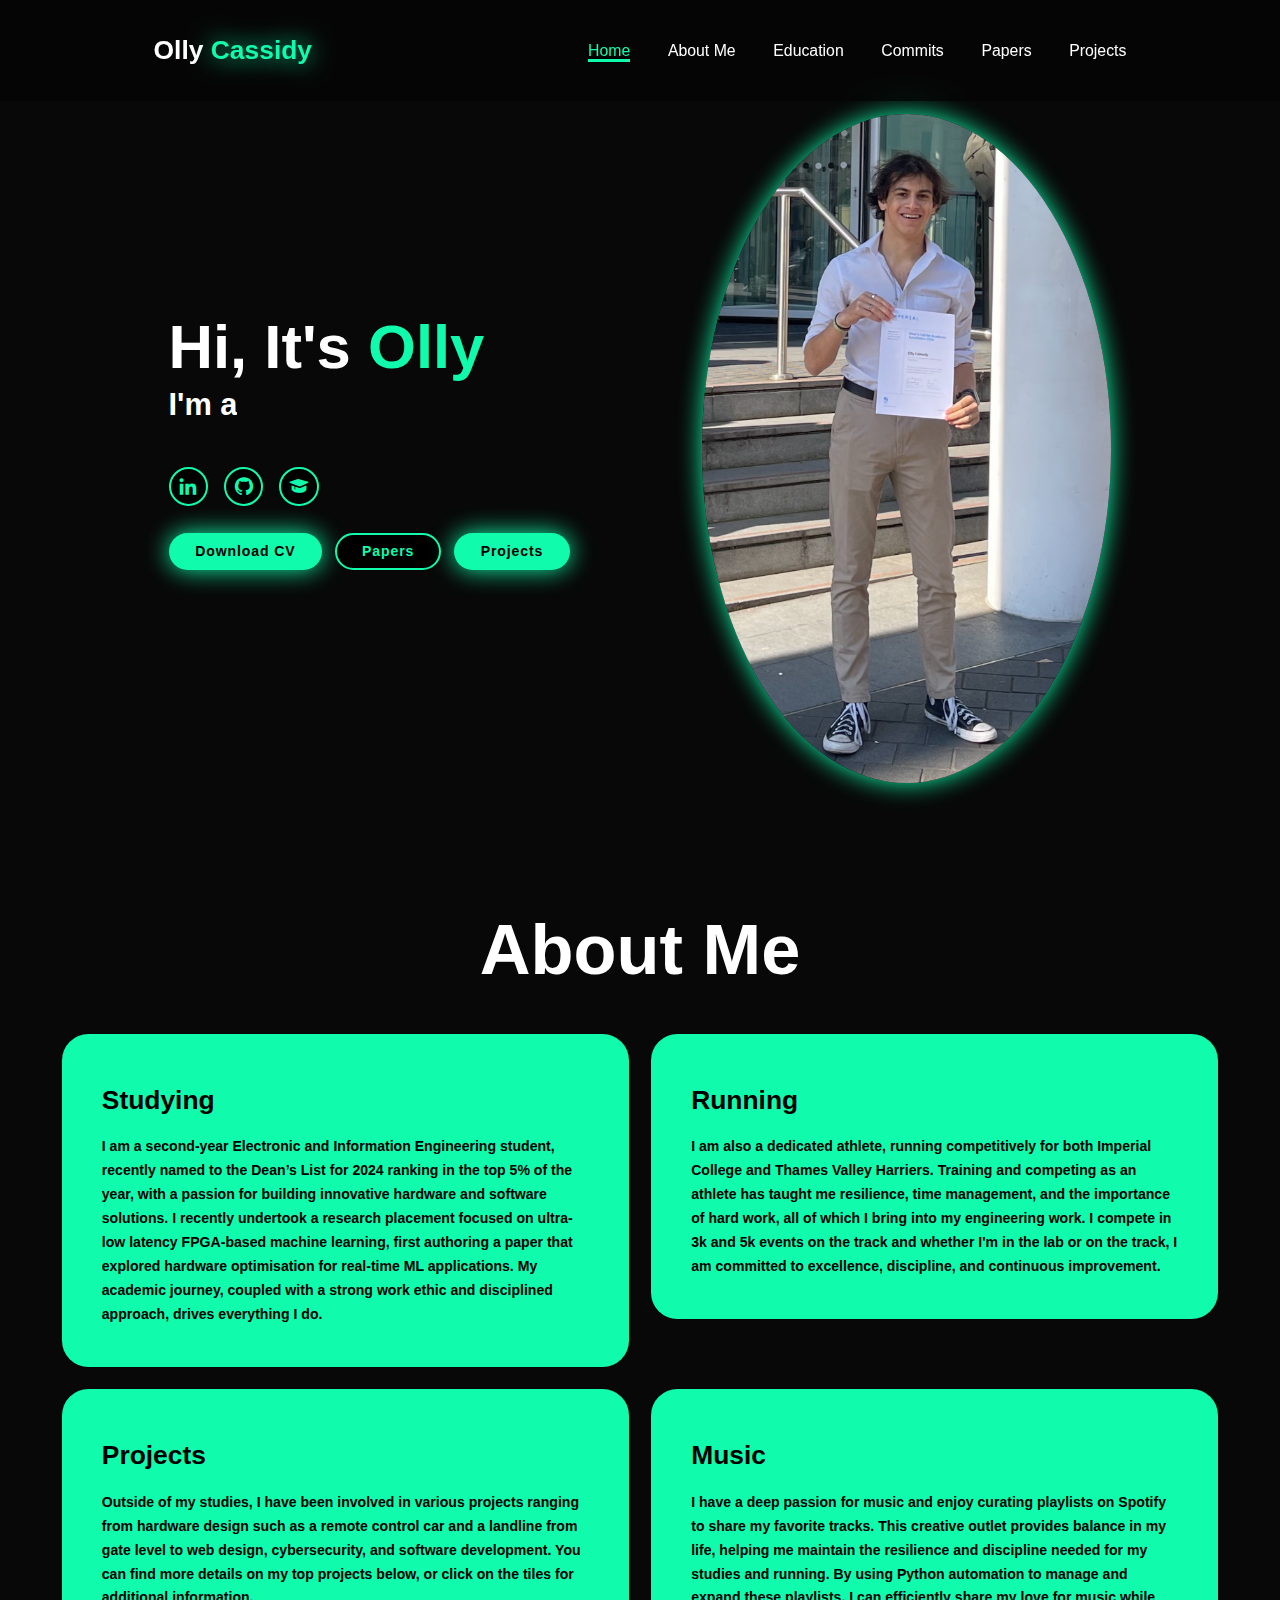
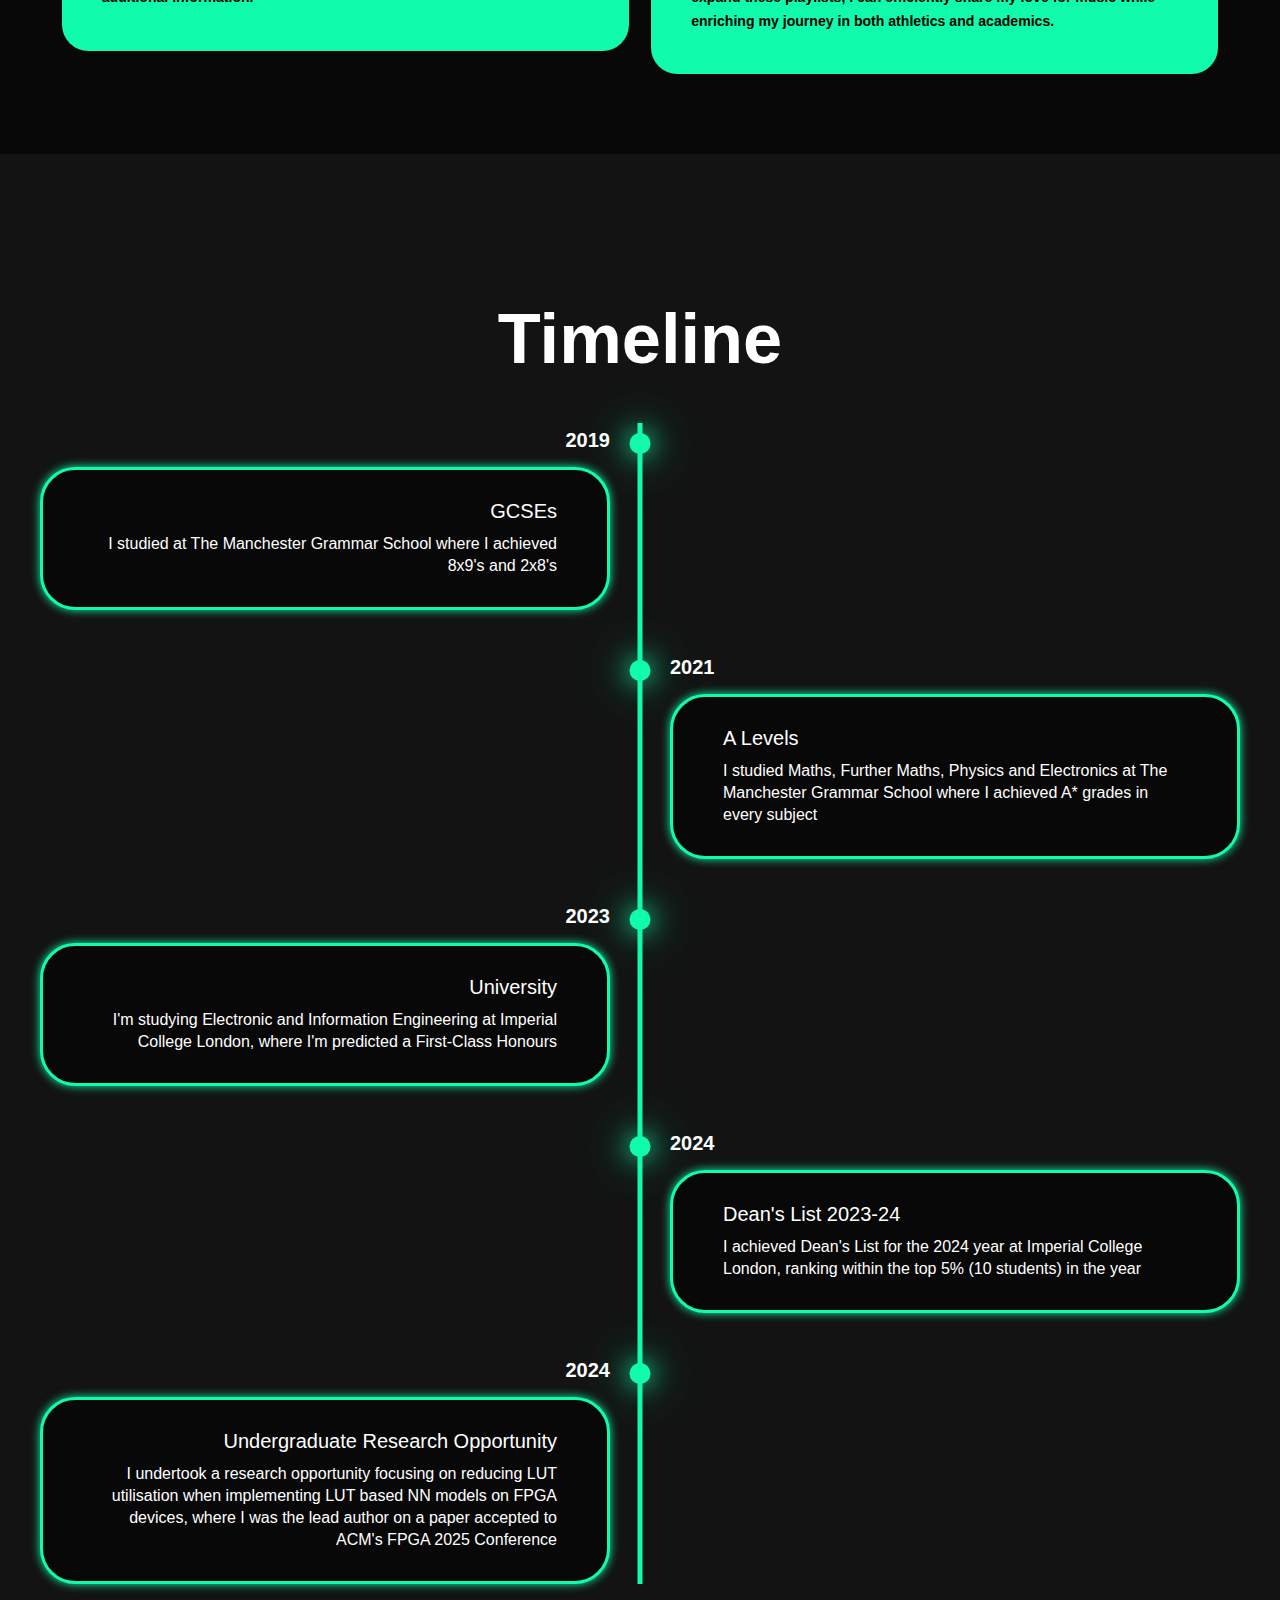
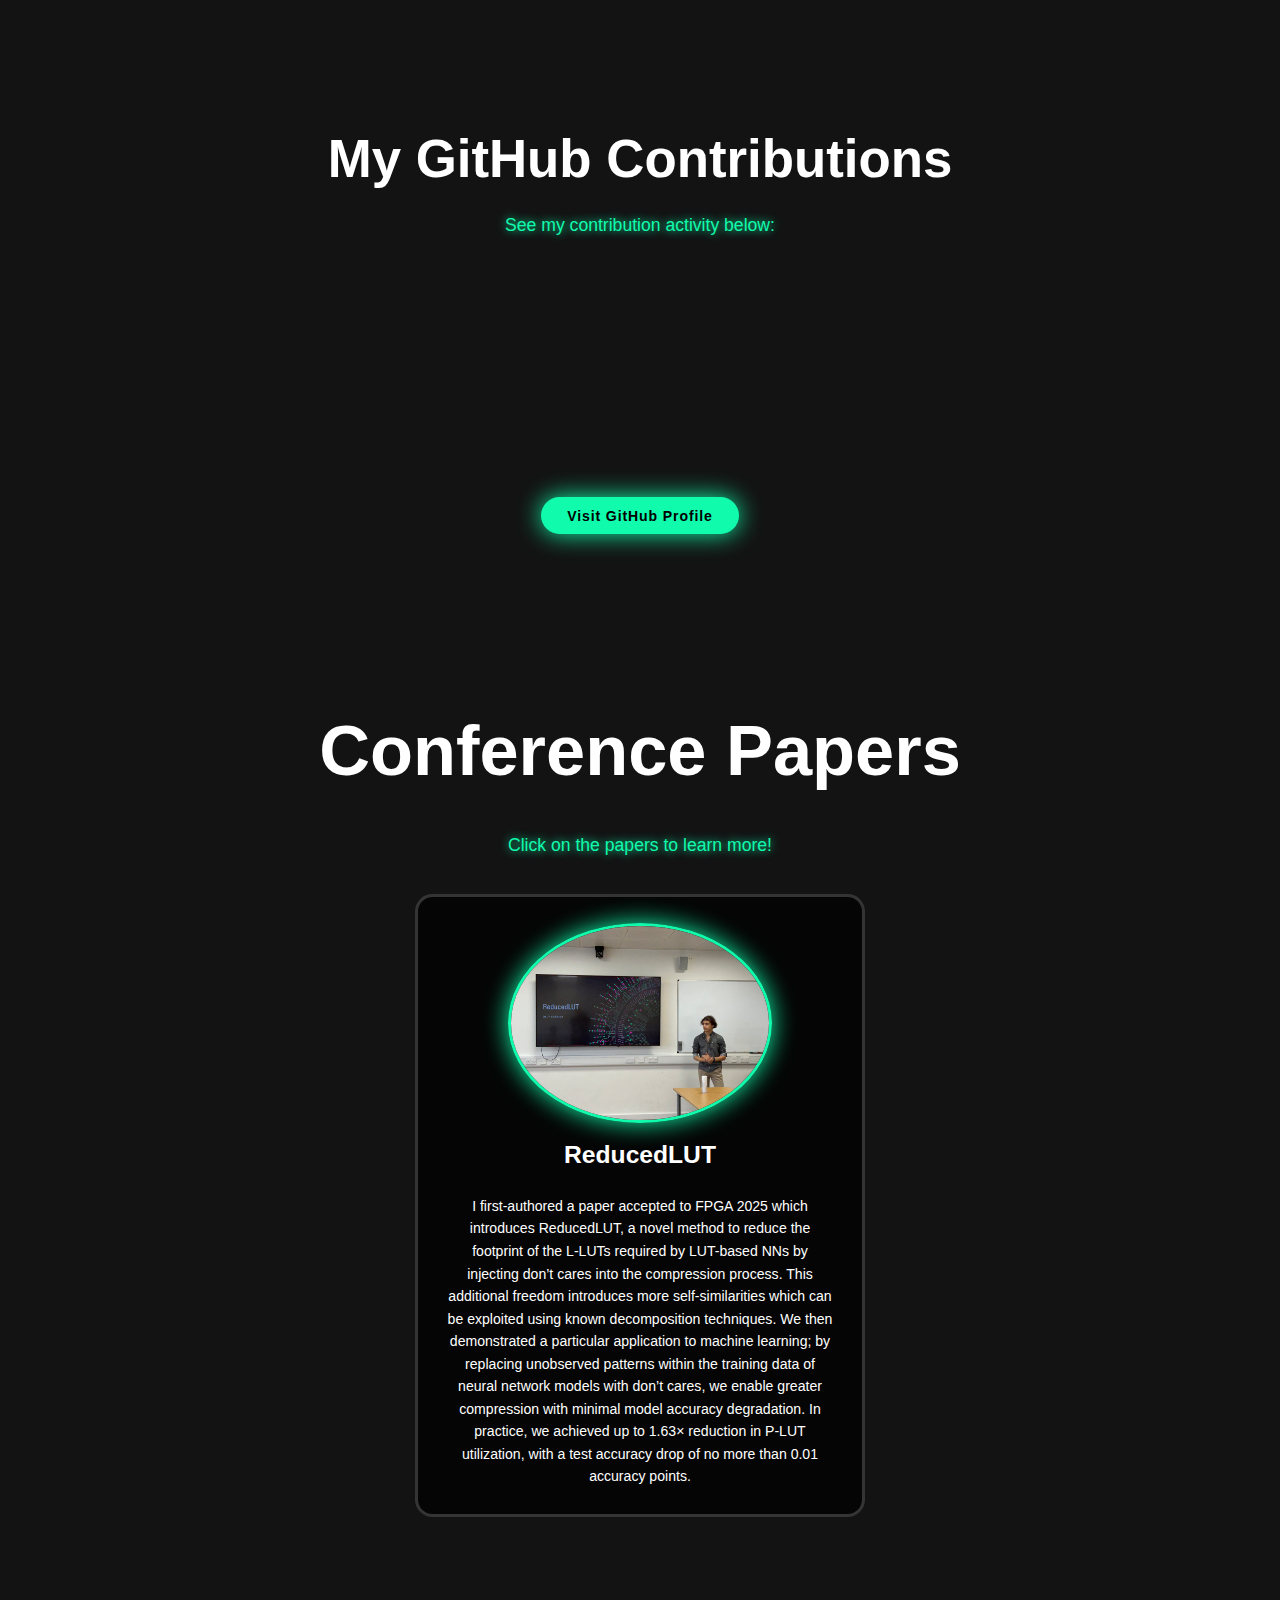
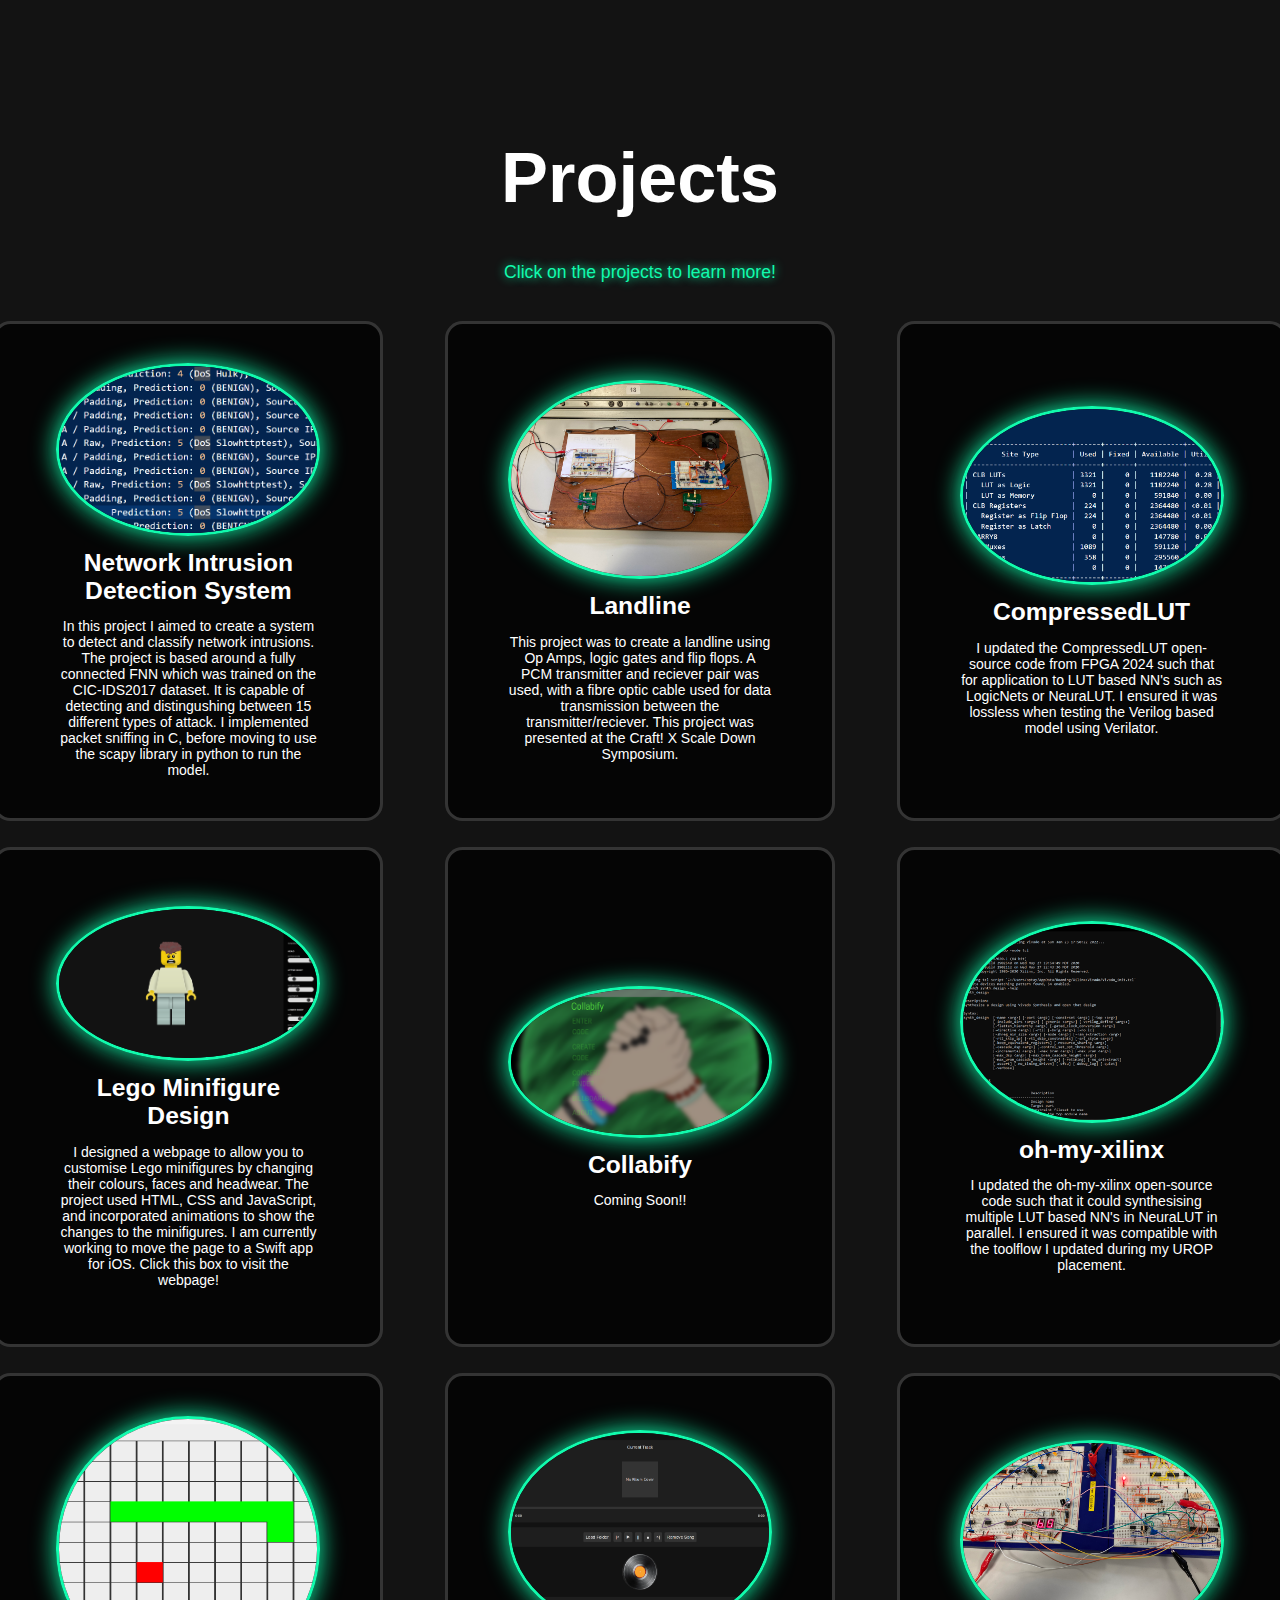
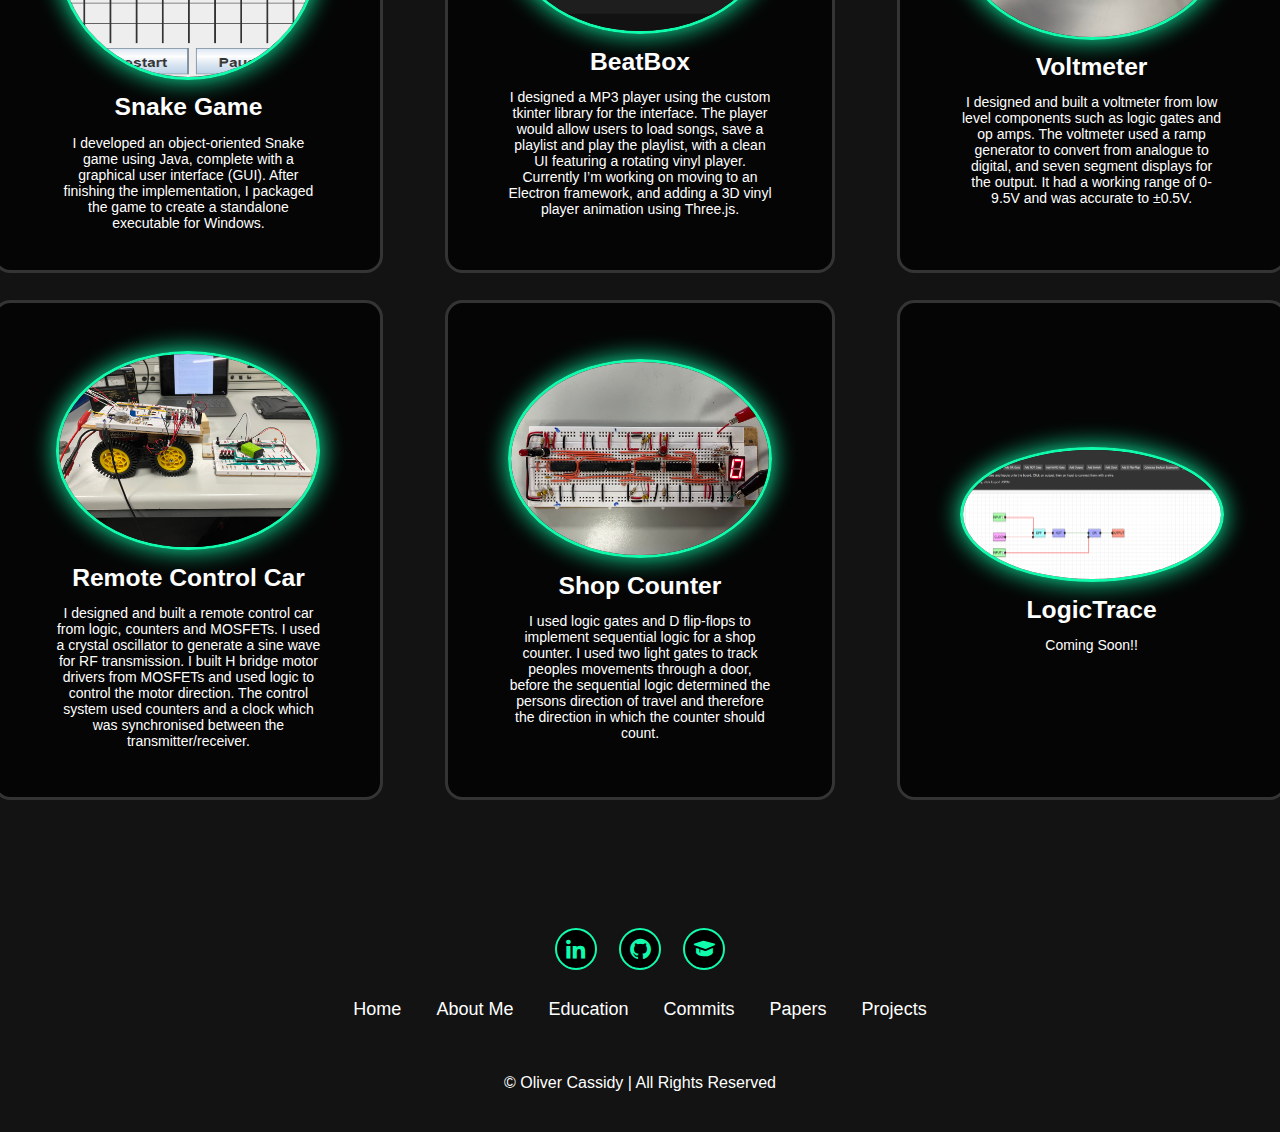
<file: index.html>
<!DOCTYPE html>
<html lang="en">
<head>
    <meta charset="UTF-8">
    <meta name="viewport" content="width=device-width, initial-scale=1.0">
    <link rel="stylesheet" href="style.css">
    <link href='https://unpkg.com/boxicons@2.1.4/css/boxicons.min.css' rel='stylesheet'>
    <title>Olly Cassidy</title>
</head>
<body>

    <header class="header">
        <a href="#home" class="logo">Olly
        <span>Cassidy</span></a>

        <i class='bx bx-menu' id="menu-icon"></i>
        <nav class="navbar">
            <a href="#home" class="active">Home</a>
            <a href="#about-me">About Me</a>
            <a href="#education">Education</a>
            <a href="#commits-section">Commits</a>
            <a href="#papers">Papers</a>
            <a href="#projects">Projects</a>
            <!-- <a href="https://lego-design.vercel.app/">Lego Design</a> -->
        </nav>
    </header>

    <section class="home" id="home">
        <div class="home-content">
            <h1>Hi, It's <span>Olly</span></h1>
            <h3 class="text-animation">I'm a <span></span></h3>

            <div class="social-icons">
                <a href="https://linkedin.com/in/oliver-cassidy-286ba3235"><i class='bx bxl-linkedin'></i></a>
                <a href="https://github.com/ollycassidy13"><i class='bx bxl-github'></i></a>
                <a href="https://scholar.google.com/citations?user=CzGdJSAAAAAJ&hl=en"><i class='bx bxs-graduation'></i></a>
                <!-- <a href="https://lego-design.vercel.app/"><i name='child'></i></a> -->
            </div>

            <div class="btn-group">
                <a href="Oliver_Cassidy_CV.pdf" class="btn" download="Oliver_Cassidy_CV.pdf">Download CV</a>
                <a href="#papers" class="btn">Papers</a>
                <a href="#projects" class="btn">Projects</a>
            </div>
        </div>

        <a href="#about-me">
        <div class="home-img">
            <img src="img/home.jpg" alt="">
        </div>
        </a>
        
    </section>

    <section class="about-me" id="about-me">
        <h2 class="heading">About Me</h2>

        <div class="about-me-container">

            <a href="#education">
            <div class="about-me-box">
                <div class="about-me-info">
                    <h4>Studying</h4>
                    <p>I am a second-year Electronic and Information Engineering student, recently named to the Dean’s List for 2024 
                        ranking in the top 5% of the year, with a passion for building innovative hardware and software solutions. I 
                        recently undertook a research placement focused on ultra-low latency FPGA-based machine learning, 
                        first authoring a paper that explored hardware optimisation for real-time ML applications.
                        My academic journey, coupled with a strong work ethic and disciplined approach, drives everything I do.</p>
                </div>
            </div>
            </a>

            <div class="about-me-box">
                <div class="about-me-info">
                    <h4>Running</h4>
                    <p>I am also a dedicated athlete, running competitively for both Imperial College and Thames Valley Harriers. 
                        Training and competing as an athlete has taught me resilience, time management, and the importance of hard work, 
                        all of which I bring into my engineering work. I compete in 3k and 5k events on the track and whether I'm in the 
                        lab or on the track, I am committed to excellence, discipline, and continuous improvement.</p>
                </div>
            </div>

            <a href="#projects">
            <div class="about-me-box">
                <div class="about-me-info">
                    <h4>Projects</h4>
                    <p>Outside of my studies, I have been involved in various projects ranging from hardware design such as a remote control
                        car and a landline from gate level to web design, cybersecurity, and software development. You can find more details 
                        on my top projects below, or click on the tiles for additional information.</p>
                </div>
            </div>
            </a>

            <div class="about-me-box">
                <div class="about-me-info">
                    <h4>Music</h4>
                    <p>I have a deep passion for music and enjoy curating playlists on Spotify to share my favorite tracks. 
                        This creative outlet provides balance in my life, helping me maintain the resilience and discipline needed for 
                        my studies and running. By using Python automation to manage and expand these playlists, I can efficiently share 
                        my love for music while enriching my journey in both athletics and academics.</p>
                </div>
            </div>

        </div>

    </section>

    <section class="education" id="education">
        <h2 class="heading">Timeline</h2>
    
        <div class="timeline-items">
            <div class="timeline-item">
                <div class="timeline-dot"></div>
                <div class="timeline-date">2019</div>
                <div class="timeline-content">
                    <h3>GCSEs</h3>
                    <p>I studied at The Manchester Grammar School where I achieved 8x9's and 2x8's</p>
                </div>                
            </div>

            <div class="timeline-item">
                <div class="timeline-dot"></div>
                <div class="timeline-date">2021</div>
                <div class="timeline-content">
                    <h3>A Levels</h3>
                    <p>I studied Maths, Further Maths, Physics and Electronics at The Manchester Grammar School where I achieved A* 
                        grades in every subject</p>
                </div>                
            </div>
    
            <div class="timeline-item">
                <div class="timeline-dot"></div>
                <div class="timeline-date">2023</div>
                <div class="timeline-content">
                    <h3>University</h3>
                    <p>I'm studying Electronic and Information Engineering at Imperial College London, where I'm 
                        predicted a First-Class Honours
                    </p>
                </div>               
            </div>

            <div class="timeline-item">
                <div class="timeline-dot"></div>
                <div class="timeline-date">2024</div>
                <div class="timeline-content">
                    <h3>Dean's List 2023-24</h3>
                    <p>I achieved Dean's List for the 2024 year at Imperial College London, ranking within the top 5% (10 students) in 
                        the year</p>
                </div>               
            </div>
            
            <div class="timeline-item">
                <div class="timeline-dot"></div>
                <div class="timeline-date">2024</div>
                <div class="timeline-content">
                    <h3>Undergraduate Research Opportunity</h3>
                    <p>I undertook a research opportunity focusing on reducing LUT utilisation when implementing LUT based NN models 
                        on FPGA devices, where I was the lead author on a paper accepted to ACM's FPGA 2025 Conference
                    </p>
                </div>               
            </div>
        </div>
    </section>

    <section id="commits-section">
        <h2>My GitHub Contributions</h2>
        <label for="commits">See my contribution activity below:</label>
        <div id="commits-container">
            <iframe id="commits" src="https://ghchart.rshah.org/ollycassidy13" frameborder="0" scrolling="no"></iframe>
        </div>
        <a href="https://github.com/ollycassidy13" class="btn">Visit GitHub Profile</a>
    </section>

    <section class="papers" id="papers">
        <div class="papers-box">
          <h2 class="heading">Conference Papers</h2>
          <label for="papers">Click on the papers to learn more!</label>
          <div style="padding-top: 20px;"></div>
      
          <div class="papers-wrapper">
            <a href="https://arxiv.org/abs/2412.18579">
              <div class="paper-item">
                <img src="img/reducedlut.JPG" alt="ReducedLUT">
                <h2>ReducedLUT</h2>
                <p>
                    I first-authored a paper accepted to FPGA 2025 which introduces ReducedLUT,
                    a novel method to reduce the footprint of the L-LUTs required by LUT-based
                    NNs by injecting don’t cares into the compression process.
                    This additional freedom introduces more self-similarities which can be
                    exploited using known decomposition techniques. We then demonstrated
                    a particular application to machine learning; by replacing unobserved
                    patterns within the training data of neural network models with don’t cares,
                    we enable greater compression with minimal model accuracy degradation.
                    In practice, we achieved up to 1.63× reduction in P-LUT utilization,
                    with a test accuracy drop of no more than 0.01 accuracy points.
                </p>
              </div>
            </a>
          </div>
        </div>
      </section>      

    <section class="projects" id="projects">
        <div class="projects-box">
            <h2 class="heading">Projects</h2>
            <label for="projects">Click on the projects to learn more!</label>
            <div style="padding-top: 20px;"></div>
            <div class="wrapper">

                <a href="https://github.com/ollycassidy13/nids">
                <div class="project-item">
                    <img src="img/nids.png" alt="img1">
                    <h2>Network Intrusion Detection System</h2>
                    <p>In this project I aimed to create a system to detect and classify network intrusions.
                        The project is based around a fully connected FNN which was trained on the CIC-IDS2017 dataset.
                        It is capable of detecting and distingushing between 15 different types of attack.
                        I implemented packet sniffing in C, before moving to use the scapy library in python to run the model.
                    </p>
                </div>
                </a>

                <a href="landlinesim.html">
                <div class="project-item">
                    <img src="img/landline.jpg" alt="img1">
                    <h2>Landline</h2>
                    <p>This project was to create a landline using Op Amps, logic gates and flip flops. 
                        A PCM transmitter and reciever pair was used, with a fibre optic cable used for data transmission between
                        the transmitter/reciever. This project was presented at the Craft! X Scale Down Symposium.</p>
                </div>
                </a>

                <a href="https://github.com/ollycassidy13/CompressedLUT">
                <div class="project-item">
                    <img src="img/lut.png" alt="img1">
                    <h2>CompressedLUT</h2>
                    <p>I updated the CompressedLUT open-source code from FPGA 2024 such that for application to
                        LUT based NN's such as LogicNets or NeuraLUT. I ensured it was lossless when testing the 
                        Verilog based model using Verilator.
                    </p>
                </div>
                </a>

                <a href="https://lego-design.vercel.app/">
                <div class="project-item">
                    <img src="img/lego.png" alt="img1">
                    <h2>Lego Minifigure Design</h2>
                    <p>I designed a webpage to allow you to customise Lego minifigures by changing their colours, 
                        faces and headwear. The project used HTML, CSS and JavaScript, 
                        and incorporated animations to show the changes to the minifigures. 
                        I am currently working to move the page to a Swift app for iOS. Click this box to visit the webpage!</p>
                </div>
                </a>

                <a href="https://github.com/ollycassidy13">
                <div class="project-item">
                    <img src="img/collabify1.png" alt="img1">
                    <h2>Collabify</h2>
                    <p>Coming Soon!!</p>
                </div>
                </a>

                <a href="https://github.com/ollycassidy13/oh-my-xilinx">
                <div class="project-item">
                    <img src="img/vivado.webp" alt="img1">
                    <h2>oh-my-xilinx</h2>
                    <p>I updated the oh-my-xilinx open-source code such that it could synthesising multiple
                        LUT based NN's in NeuraLUT in parallel. I ensured it was compatible with the toolflow I updated during
                        my UROP placement.
                    </p>
                </div>
                </a>

                <a href="https://github.com/ollycassidy13/Snake">
                <div class="project-item">
                    <img src="img/snake.png" alt="img1">
                    <h2>Snake Game</h2>
                    <p>I developed an object-oriented Snake game using Java, complete with a graphical user interface (GUI). 
                        After finishing the implementation, I packaged the game to create a standalone executable for Windows.
                    </p>
                </div>
                </a>

                <a href="https://github.com/ollycassidy13/BeatBox">
                <div class="project-item">
                    <img src="img/beatbox.png" alt="img1">
                    <h2>BeatBox</h2>
                    <p>I designed a MP3 player using the custom tkinter library for the interface. 
                        The player would allow users to load songs, save a playlist and play the playlist, 
                        with a clean UI featuring a rotating vinyl player. 
                        Currently I’m working on moving to an Electron framework, 
                        and adding a 3D vinyl player animation using Three.js.</p>
                </div>
                </a>

                <a href="voltmetersim.html">
                <div class="project-item">
                    <img src="img/voltmeter.jpg" alt="img1">
                    <h2>Voltmeter</h2>
                    <p>I designed and built a voltmeter from low level components such as logic gates and op amps. 
                        The voltmeter used a ramp generator to convert from analogue to digital, 
                        and seven segment displays for the output. It had a working range of 0-9.5V 
                        and was accurate to ±0.5V.</p>
                </div>
                </a>

                <div class="project-item">
                    <img src="img/car.jpg" alt="img1">
                    <h2>Remote Control Car</h2>
                    <p>I designed and built a remote control car from logic, counters and MOSFETs. 
                        I used a crystal oscillator to generate a sine wave for RF transmission. 
                        I built H bridge motor drivers from MOSFETs and used logic to control the motor direction. 
                        The control system used counters and a clock which was synchronised between the transmitter/receiver.</p>
                </div>

                <div class="project-item">
                    <img src="img/shop_counter.jpg" alt="img1">
                    <h2>Shop Counter</h2>
                    <p>I used logic gates and D flip-flops to implement sequential logic for a shop counter. I used two light
                        gates to track peoples movements through a door, before the sequential logic determined the persons 
                        direction of travel and therefore the direction in which the counter should count.</p>
                </div>

                <a href="https://github.com/ollycassidy13">
                <div class="project-item">
                    <img src="img/logictrace.png" alt="img1">
                    <h2>LogicTrace</h2>
                    <p>Coming Soon!!</p>
                </div>
                </a>

            </div>
        </div>
    </section>

    <footer class="footer">
        <div class="social">
            <a href="https://linkedin.com/in/oliver-cassidy-286ba3235"><i class='bx bxl-linkedin'></i></a>
            <a href="https://github.com/ollycassidy13"><i class='bx bxl-github'></i></a>
            <a href="https://scholar.google.com/citations?user=CzGdJSAAAAAJ&hl=en"><i class='bx bxs-graduation'></i></a>
        </div>

        <ul class="list">
            <!-- <li>
                <a href="#">FAQs</a>
            </li> -->

            <li>
                <a href="#home">Home</a>
            </li>

            <li>
                <a href="#about-me">About Me</a>
            </li>

            <li>
                <a href="#education">Education</a>
            </li>

            <li>
                <a href="#commits-section">Commits</a>
            </li>

            <li>
                <a href="#papers">Papers</a>
            </li>

            <li>
                <a href="#projects">Projects</a>
            </li>
        </ul>

        <p class="copyright">
            © Oliver Cassidy | All Rights Reserved
        </p>
    </footer>

    <script src="script.js"></script>
    <script src="scale-iframe.js"></script>
</body>
</html>
</file>
<file: style.css>
* {
    margin: 0;
    padding: 0;
    box-sizing: border-box;
    text-decoration: none;
    outline: none;
    scroll-behavior: smooth;
    font-family: "Poppins", sans-serif;
}

:root {
    --bg-color: #080808;
    --second-bg-color: #131313;
    --text-color: white;
    --main-color: #11fbad; 
}

html {
    font-size: 60%;
    overflow-x: hidden;
}

body {
    background: var(--bg-color);
    color: var(--text-color);
}

.header {
    position: fixed;
    top: 0;
    left: 0;
    width: 100%;
    padding: 4rem 12% 4rem;
    background: rgba(0, 0, 0, 0.3);
    backdrop-filter: blur(10px);
    display: flex;
    justify-content: space-between;
    align-items: center;
    z-index: 5;
}

.logo {
    font-size: 3rem;
    color: var(--text-color);
    font-weight: 800;
    cursor: pointer;
    transition: 0.3s ease;
}

.logo:hover {
    transform: scale(1.1);
}

.logo span {
    text-shadow: 0 0 25px var(--main-color);
}

.navbar a {
    font-size: 1.8rem;
    color: var(--text-color);
    margin-left: 4rem;
    font-weight: 500;
    transition: 0.3s ease;
    border-bottom: 3px solid transparent;
}

.navbar a:hover,
.navbar a.active {
    color: var(--main-color);
    border-bottom: 3px solid var(--main-color);
}

#menu-icon {
    font-size: 3.6rem;
    color: var(--main-color);
    display: none;
}

section {
    min-height: 30vh;
    padding: 10rem 12% 10rem;
}

.home {
    display: flex;
    align-items: center;
    justify-content: center;
    gap: 15rem;
}

.home-content {
    display: flex;
    flex-direction: column;
    align-items: baseline;
    text-align: left;
    justify-content: center;
    margin-top: 3rem;
}

span {
    color: var(--main-color);
}

.logo span {
    color: var(--main-color);
}

.home-content h3 {
    margin-bottom: 2rem;
    margin-top: 1rem;
    font-size: 3.5rem;
}

.home-content h1 {
    font-size: 7rem;
    font-weight: 700;
    margin-top: 1.5rem;
    line-height: 1;
}

.home-img {
    border-radius: 50%;
}

.home-img img {
    position: relative;
    top: 3rem;
    width: 32vw;
    border-radius: 50%;
    box-shadow: 0 0 25px var(--main-color);
    cursor: pointer;
    transition: 0.4s ease-in-out;
}

.home-img img:hover {
    box-shadow: 0 0 25px var(--main-color),
                0 0 50px var(--main-color),
                0 0 100px var(--main-color);
}

.home-content p{
    font-size: 1.5rem;
    font-weight: 500;
    line-height: 1.8;
    max-width: 1000px;
}

.social-icons a {
    display: inline-flex;
    justify-content: center;
    align-items: center;
    width: 4.5rem;
    height: 4.5rem;
    background: black; 
    border: 2px solid var(--main-color); 
    font-size: 2.5rem;
    border-radius: 50%;
    color: var(--main-color); 
    margin: 3rem 1.5rem 3rem 0;
    transition: 0.3s ease-in-out;
}

.social-icons a:hover {
    color: black; 
    transform: scale(1.3) translateY(-5px);
    box-shadow: 0 0 25px var(--main-color);
    background-color: var(--main-color); 
}

.btn {
    display: inline-block;
    padding: 1rem 2.8rem;
    background: var(--main-color);
    box-shadow: 0 0 25px var(--main-color);
    border-radius: 4rem;
    font-size: 1.6rem;
    color: black;
    border: 2px solid transparent;
    letter-spacing: 0.1rem;
    font-weight: 600;
    transition: 0.3s ease-in-out;
    cursor: pointer;
}

.btn:hover {
    transform: scale(1.05);
    box-shadow: 0 0 50px var(--main-color);
}

.btn-group {
    display: flex;
    align-items: center;
    gap: 1.5rem;
}

.btn-group a:nth-of-type(2) {
    background-color: black;
    color: var(--main-color);
    border: 2px solid var(--main-color);
    box-shadow: 0 0 25px transparent;
}

.btn-group a:nth-of-type(2):hover {
    box-shadow: 0 0 25px var(--main-color);
    background-color: var(--main-color);
    color: black;
}

.text-animation {
    font-size: 34px;
    font-weight: 600;
    min-width: 280px;
}

.text-animation span {
    position: relative;
}

.text-animation span::before {
    content: "Software Engineer";
    color: var(--main-color);
    animation: words 20s infinite;
}

.text-animation span::after {
    content: "";
    background-color: var(--bg-color);
    position: absolute;
    right: -2px;
    width: calc(100% + 8px);
    height: 100%;
    border-left: 3px solid var(--bg-color);
    animation: cursor 0.6s infinite, typing 20s steps(14) infinite;
}

@keyframes cursor {
    to{
        border-left: 2px solid var(--main-color);
    }
}

@keyframes words {
    0%, 20% {
        content: "Software Engineer";
    }
    21%, 40% {
        content: "Electronic Engineer";
    }
    41%, 60% {
        content: "FPGA Researcher";
    }
    61%, 80% {
        content: "Web Developer";
    }
    81%, 100% {
        content: "Dean's List Student";
    }
}

@keyframes typing {
    10%, 15%, 30%, 35%, 50%, 55%, 70%, 75%, 90%, 95% {
        width: 0;
    }
    5%, 20%, 25%, 40%, 45%, 60%, 65%, 80%, 85% {
        width: 100%;
    }
}

.heading {
    font-size: 8rem;
    text-align: center;
    margin: 5rem 0;
}


.about-me {
    background: var(--bg-color);
    padding: 2rem; /* Adjust padding as necessary */
}

.about-me h2 {
    margin-bottom: 5rem;
    color: white;
}

.about-me-container {
    display: grid;
    grid-template-columns: repeat(auto-fill, minmax(300px, 1fr)); /* Responsive grid */
    gap: 2.5rem;
    align-items: start;
}

.about-me-box {
    background-color: var(--main-color);
    border-radius: 3rem;
    border: 5px solid transparent;
    cursor: pointer;
    transition: 0.4s ease-in-out;
    overflow: hidden; /* Ensure content doesn't overflow */
    padding: 2rem;
    display: flex;
    flex-direction: column;
    justify-content: flex-start; /* Ensure content starts from the top */
    height: auto; /* Allow the box to grow based on content */
    min-height: 200px; /* Set a minimum height */
}


.about-me-box:hover {
    transform: scale(1.03);
    height: auto; /* Ensure box height remains flexible */
    transition: transform 0.4s ease-in-out, height 0.4s ease-in-out;
}

@media (max-width: 600px) {
    .about-me-container {
        grid-template-columns: 1fr; /* Stack boxes vertically */
    }

    .about-me-box {
        height: auto; /* Allow the box to grow with content */
        padding: 2rem; /* Keep padding for small screens */
    }

    .about-me-info p {
        font-size: 1.4rem; /* Slightly smaller font for small screens */
        line-height: 1.5;
    }
}

.about-me-box .about-me-info {
    display: flex;
    flex-direction: column;
    text-align: left;
    /* max-height: 200px; */
    justify-content: left;
    align-items: baseline;
    padding: 2rem; 
}

.about-me-info {
    display: flex;
    flex-direction: column;
    justify-content: flex-start;
    text-align: left;
    line-height: 1.5; 
}

.about-me-info h4 {
    margin-top: 0; 
    margin-bottom: 1rem; 
    font-size: 3rem; 
    font-weight: 800; 
    line-height: 2;
    color: black;
}

.about-me-info p {
    font-size: 1.6rem; 
    white-space: normal;
    word-wrap: break-word; 
    line-height: 1.7; 
    font-weight: 600;
    color: black;
}

.education {
    padding: 100px 15px;
    background: var(--second-bg-color);
}

.education h2 {
    margin-bottom: 5rem;
}

.timeline-items {
    max-width: 1200px;
    margin: auto;
    display: flex;
    flex-wrap: wrap;
    position: relative;
}

.timeline-items::before {
    content: "";
    position: absolute;
    width: 5px;
    height: 100%;
    background-color: var(--main-color);
    left: 50%;
    transform: translateX(-50%);
}

.timeline-item {
    margin-bottom: 40px;
    width: 100%;
    position: relative;
}

.timeline-item:last-child {
    margin-bottom: 0;
}

.timeline-item:nth-child(odd) {
    padding-right: calc(50% + 30px);
    text-align: right;
}

.timeline-item:nth-child(even) {
    padding-left: calc(50% + 30px);
    text-align: left;
}

.timeline-dot {
    height: 21px;
    width: 21px;
    background-color: var(--main-color);
    box-shadow: 0 0 25px var(--main-color), 0 0 50px var(--main-color);
    position: absolute;
    left: 50%;
    transform: translateX(-50%);
    border-radius: 50%;
    top: 10px;
}

.timeline-date {
    font-size: 20px;
    font-weight: 800;
    color: white;
    margin: 6px 0 15px;
}

.timeline-content {
    background-color: var(--bg-color);
    border: 3px solid var(--main-color);
    padding: 30px 50px;
    border-radius: 4rem;
    box-shadow: 0 0 10px var(--main-color);
    cursor: pointer;
    transition: 0.3s ease-in-out;
    position: relative;
    z-index: 1;
}

.timeline-content:hover {
    transform: scale(1.05);
    box-shadow: 0 0 25px var(--main-color);
}

.timeline-content h3 {
    font-size: 20px;
    color: white;
    margin: 0 0 10px;
    font-weight: 500;
}

.timeline-content p {
    color: white;
    font-size: 16px;
    font-weight: 400;
    line-height: 22px;
}

::-webkit-scrollbar {
    width: 15px;
}

::-webkit-scrollbar-thumb {
    background-color: var(--main-color);
    border-radius: 10px;
}

::-webkit-scrollbar-track {
    background-color: var(--bg-color);
}

.projects {
    background: var(--second-bg-color);
}

.projects-box {
    background-size: cover;
    display: flex;
    align-items: center;
    justify-content: center;
    flex-direction: column;
}

.projects .heading {
    margin-bottom: 5rem;
}

.projects-box img {
    width: 30rem;
    height: auto;
    max-height: 30rem;
    border-radius: 50%;
    border: 3px solid var(--main-color);
    box-shadow: 0 0 25px var(--main-color);
}

.wrapper {
    display: grid;
    grid-template-columns: repeat(3,1fr);
    gap: 3rem;
    place-items: center;
}

.project-item {
    min-height: 500px;
    max-width: 450px;
    background: rgba(0, 0, 0, 0.7);
    border: 3px solid rgba(238, 238, 238, 0.2);
    border-radius: 2rem;
    margin: 0 2rem;
    padding: 30px 60px;
    cursor: pointer;
    display: flex;
    flex-direction: column;
    align-items: center;
    justify-content: center;
    text-align: center;
    gap: 1.5rem;
    color: white;
    transition: 0.4s ease-in-out;
}

.project-item:hover {
    border: 3px solid var(--main-color);
    transform: translateY(-10px)scale(1.03);
    box-shadow: 0 0 50px var(--main-color);
}

.project-item h2 {
    font-size: 2.8rem;
}

.project-item p {
    font-size: 14px;
}

#star {
    color: gold;
    font-size: 2rem;
}

.footer {
    position: relative;
    bottom: 0;
    width: 100%;
    padding: 40px 0;
    background-color: var(--second-bg-color);
}

.footer .social {
    text-align: center;
    padding-bottom: 25px;
    color: var(--main-color);
}

.footer .social a {
    font-size: 25px;
    color: var(--main-color); /* Set the logo color to main color */
    border: 2px solid var(--main-color); /* Set the border color to main color */
    width: 42px;
    height: 42px;
    line-height: 42px;
    display: inline-block;
    text-align: center;
    border-radius: 50%;
    margin: 0 10px;
    background-color: black; /* Set the background to black */
    transition: 0.3s ease-in-out;
}

.footer .social a:hover {
    transform: scale(1.2) translateY(-10px);
    background-color: var(--main-color); /* Change the background to main color when hovered */
    color: black; /* Change the logo color to black when hovered */
    box-shadow: 0 0 25px var(--main-color);
}

.footer ul {
    margin-top: 0;
    padding: 0;
    font-size: 18px;
    line-height: 1.6;
    margin-bottom: 0;
    text-align: center;
}

.footer ul li a {
    color: white;
    border-bottom: 3px solid transparent;
    transition: 0.3s ease-in-out;
}

.footer ul li a:hover {
    border-bottom: 3px solid var(--main-color);
}

.footer ul li {
    display: inline-block;
    padding: 0 15px;
}

.footer .copyright {
    margin-top: 50px;
    text-align: center;
    font-size: 16px;
    color: white;
}

@media(max-width:1285px){
    html{
        font-size: 55%
    }
    .about-me-container{
        padding-bottom: 7rem;
        grid-template-columns: repeat(2,1fr);
        margin: 0 5rem;
    }
}
@media(max-width:991px){
    header{
        padding: 2rem 3%;
    }
    section{
        padding: 10rem 3% 2rem;
    }
    .timeline-items::before{
        left: 7px;
    }
    .timeline-item:nth-child(odd){
        padding-right: 0;
        text-align: left;
    }
    .timeline-item:nth-child(odd),
    .timeline-item:nth-child(even){
        padding-left: 37px;
    }
    .timeline-dot{
        left: 7px;
    }
    .about-me{
        padding-bottom: 7rem;
    }
    .projects .wrapper{
        grid-template-columns: repeat(1,1fr);
    }
    .contact form{
        flex-direction: column;
    }
    .footer{
        padding: 2rem 3%;
    }
}
@media(max-width:895px){
    #menu-icon{
        display: block;
    }
    .navbar{
        position: absolute;
        top: 100%;
        right: 0;
        width: 50%;
        padding: 1rem 3%;
        background: rgba(0, 0, 0, 0.8);
        backdrop-filter: blur(20px);
        border-bottom-left-radius: 2rem;
        border-left: 2px solid var(--main-color);
        border-bottom: 2px solid var(--main-color);
        display: none;
    }
    .navbar.active{
        display: block;
    }
    .navbar a{
        display: block;
        font-size: 2rem;
        margin: 3rem 0;
        color: white;
    }
    .home{
        flex-direction: column-reverse;
        margin: 5rem 4rem;
    }
    .home-content h3{
        font-size: 2.6rem;
    }
    .home-content h1{
        font-size: 8rem;
        margin-top: 3rem;
    }
    .home-content p{
        max-width: 600px;
        margin: 0 auto;
    }
    .home-img img{
        width: 56vw;
    }
    .about-me h2{
        margin-bottom: 3rem;
    }
    .about-me-container{
        grid-template-columns: repeat(1,1fr);
    }
}

.container {
    display: flex;
    flex-direction: column;
    align-items: center;
    justify-content: center;
    text-align: center;
    width: 100%;
    height: 100vh;
    padding: 2rem;
    box-sizing: border-box;
}

.sim {
    font-size: 8rem; 
    margin-bottom: 2rem; 
    color: var(--text-color);
}

iframe {
    width: 90%;
    height: 80vh;
    border: 0;
}

#commits-section {
    background-color: var(--second-bg-color);
    padding: 5rem 12%;
    text-align: center;
}

#commits-section h2 {
    font-size: 6rem;
    margin-bottom: 3rem;
    color: var(--text-color);
    /* text-shadow: 0 0 10px var(--main-color); */
}

#commits-section label {
    display: block;
    font-size: 2rem;
    color: var(--main-color);
    margin-bottom: 2rem;
    text-shadow: 0 0 10px var(--main-color);
}

#commits-container {
    width: 100%;  /* Make the container take full width */
    max-width: 1000px;  /* Limit the max width for larger screens */
    margin: 0 auto;  /* Center the container */
    overflow: hidden;  /* Hide overflow */
    display: flex;
    justify-content: center;
    align-items: center;
    position: relative;
    min-height: 200px;  /* Ensure a minimum height */
}

#commits {
    width: 800px;  /* Set the original width */
    height: 200px;  /* Set the original height */
    transform-origin: top left;  /* Scale from the top-left corner */
    border: none;  /* Remove border */
    transition: transform 0.2s ease, width 0.2s ease, height 0.2s ease;
}

#projects label {
    display: block;
    font-size: 2rem;
    color: var(--main-color);
    margin-bottom: 2rem;
    text-shadow: 0 0 10px var(--main-color);
}
/*****************************************/
/*     PAPERS SECTION (1 × n layout)     */
/*****************************************/
.papers {
    background: var(--second-bg-color); 
}

.papers-box {
    display: flex;
    flex-direction: column;
    align-items: center;
    justify-content: center;
    background-size: cover;
}

.papers .heading {
    margin: 5rem 0;
    font-size: 8rem; 
    text-align: center;
}

.papers-box label {
    font-size: 2rem;
    color: var(--main-color);
    margin-bottom: 2rem;
    text-shadow: 0 0 10px var(--main-color);
}

.papers-box .papers-wrapper {
    display: grid;
    grid-template-columns: 1fr;
    gap: 3rem;
    width: 100%;
    max-width: 1200px;
    margin: 0 auto;
    justify-items: center; 
}

.paper-item {
    width: 100%;
    max-width: 450px;

    min-height: 500px;
    background: rgba(0, 0, 0, 0.7);
    border: 3px solid rgba(238, 238, 238, 0.2);
    border-radius: 2rem;
    padding: 3rem;

    display: flex;
    flex-direction: column;
    align-items: center;
    text-align: center;
    gap: 2rem;
    color: white;
    cursor: pointer;
    transition: 0.4s ease-in-out;
}

.paper-item:hover {
    border: 3px solid var(--main-color);
    transform: translateY(-10px) scale(1.03);
    box-shadow: 0 0 50px var(--main-color);
}

.paper-item img {
    width: 30rem;
    max-height: 30rem;
    border-radius: 50%;
    border: 3px solid var(--main-color);
    box-shadow: 0 0 25px var(--main-color);
}

.paper-item h2 {
    font-size: 2.8rem;
    margin-bottom: 1rem;
}

.paper-item p {
    font-size: 1.6rem;
    line-height: 1.6;
    max-width: 70ch;
}
</file>
